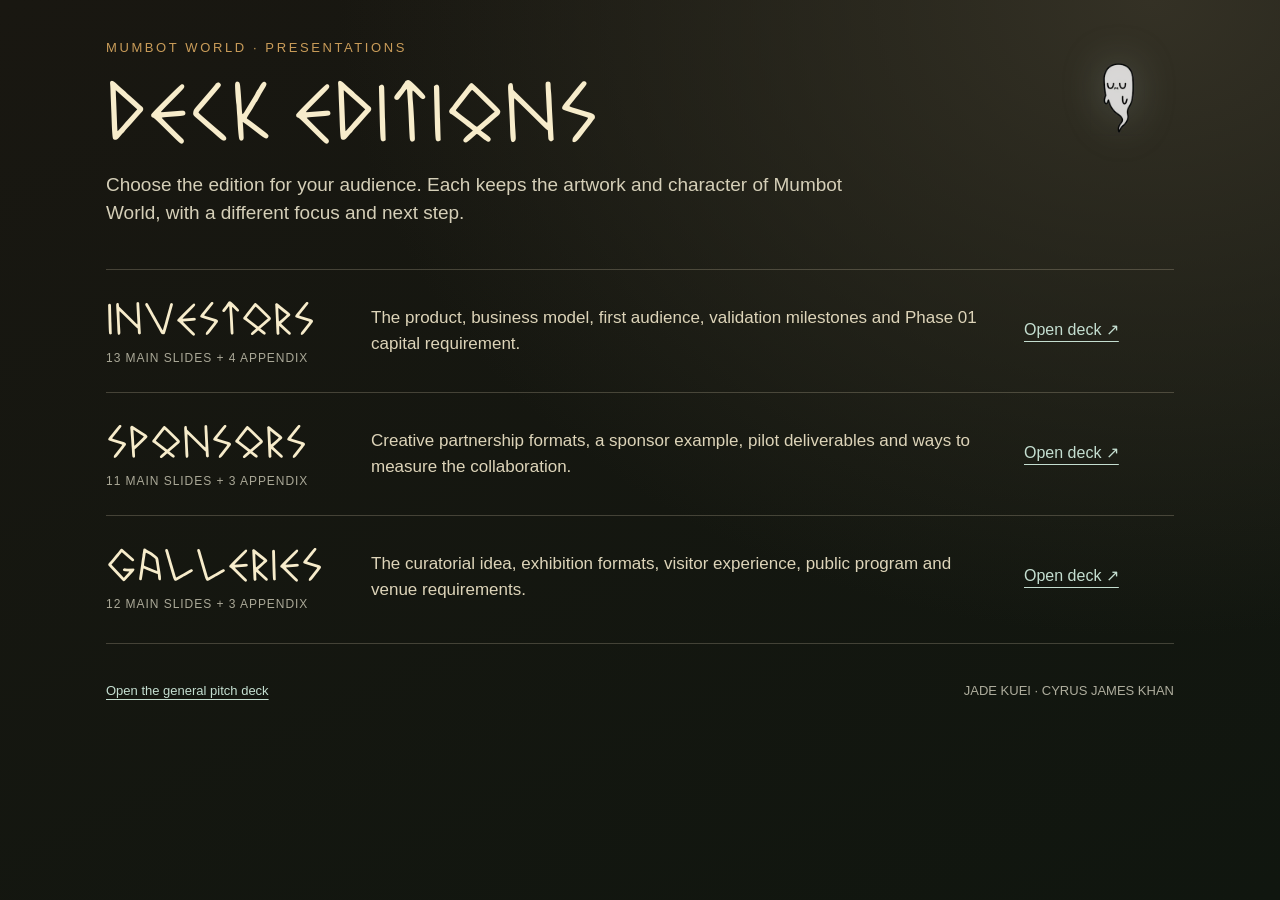
<file: deck-versions.html>
<!doctype html>
<html lang="en">
<head>
  <meta charset="utf-8"/>
  <meta name="viewport" content="width=device-width, initial-scale=1"/>
  <title>Mumbot World · Deck Editions</title>
  <style>
    @font-face { font-family:Mumbot; src:url('assets/Mumbotfont-Regular.ttf') format('truetype'); font-display:swap; }
    * { box-sizing:border-box; }
    html { color-scheme:dark; background:#12140e; }
    body { margin:0; color:#f7eccb; font-family:Futura,'Century Gothic',Arial,sans-serif; background:radial-gradient(ellipse at 90% 0%,#343125 0,transparent 50%),linear-gradient(155deg,#191711,#10160f); min-height:100vh; }
    main { max-width:1160px; margin:auto; padding:40px 46px 30px; }
    header { position:relative; padding:0 150px 22px 0; }
    .eyebrow { color:#c99c59; font-size:13px; letter-spacing:.2em; margin:0 0 21px; }
    h1 { font:74px/.98 Mumbot,serif; margin:0 0 22px; }
    header p:last-of-type { color:#d5cfb8; font-size:19px; line-height:1.5; max-width:760px; }
    .ghost { position:absolute; width:78px; right:16px; top:18px; filter:drop-shadow(0 0 20px #c6ded144); }
    .edition { display:grid; grid-template-columns:230px 1fr 150px; gap:35px; align-items:center; padding:27px 0; border-top:1px solid #f7eccb35; }
    h2 { font:40px/1.1 Mumbot,serif; margin:0 0 10px; }
    .count { color:#aaa897; font-size:12px; letter-spacing:.08em; margin:0; }
    .description { font-size:17px; color:#ddd4b9; line-height:1.5; margin:0; }
    .open { color:#c4ded0; font-size:16px; line-height:1.4; text-underline-offset:6px; }
    a:hover { color:#fff3d0; }
    a:focus-visible { outline:2px solid #c99c59; outline-offset:8px; }
    footer { display:flex; justify-content:space-between; gap:30px; border-top:1px solid #f7eccb35; margin-top:5px; padding-top:24px; color:#aead9d; font-size:13px; line-height:1.5; }
    footer a { color:#c4ded0; text-underline-offset:4px; }
    @media(max-width:760px) { main { padding:35px 25px; } h1 { font-size:52px; } header { padding-right:80px; } .ghost { width:48px; right:0; } .edition { grid-template-columns:1fr; gap:17px; padding:27px 0; } footer { display:block; } footer p { margin-bottom:18px; } }
  </style>
</head>
<body>
<main>
  <header>
    <p class="eyebrow">MUMBOT WORLD · PRESENTATIONS</p>
    <h1>Deck editions</h1>
    <p>Choose the edition for your audience. Each keeps the artwork and character of Mumbot World, with a different focus and next step.</p>
    <img class="ghost" src="assets/aughostus.png" alt=""/>
  </header>
  <nav aria-label="Pitch deck editions">
    <article class="edition">
      <div><h2>Investors</h2><p class="count">13 MAIN SLIDES + 4 APPENDIX</p></div>
      <p class="description">The product, business model, first audience, validation milestones and Phase 01 capital requirement.</p>
      <a class="open" href="investors.html" aria-label="Open investor deck">Open deck ↗</a>
    </article>
    <article class="edition">
      <div><h2>Sponsors</h2><p class="count">11 MAIN SLIDES + 3 APPENDIX</p></div>
      <p class="description">Creative partnership formats, a sponsor example, pilot deliverables and ways to measure the collaboration.</p>
      <a class="open" href="sponsors.html" aria-label="Open sponsor deck">Open deck ↗</a>
    </article>
    <article class="edition">
      <div><h2>Galleries</h2><p class="count">12 MAIN SLIDES + 3 APPENDIX</p></div>
      <p class="description">The curatorial idea, exhibition formats, visitor experience, public program and venue requirements.</p>
      <a class="open" href="galleries.html" aria-label="Open gallery deck">Open deck ↗</a>
    </article>
  </nav>
  <footer>
    <p><a href="Mumbot%20World%20Pitch%20Deck.html">Open the general pitch deck</a></p>
    <p>JADE KUEI · CYRUS JAMES KHAN</p>
  </footer>
</main>
</body>
</html>
</file>
